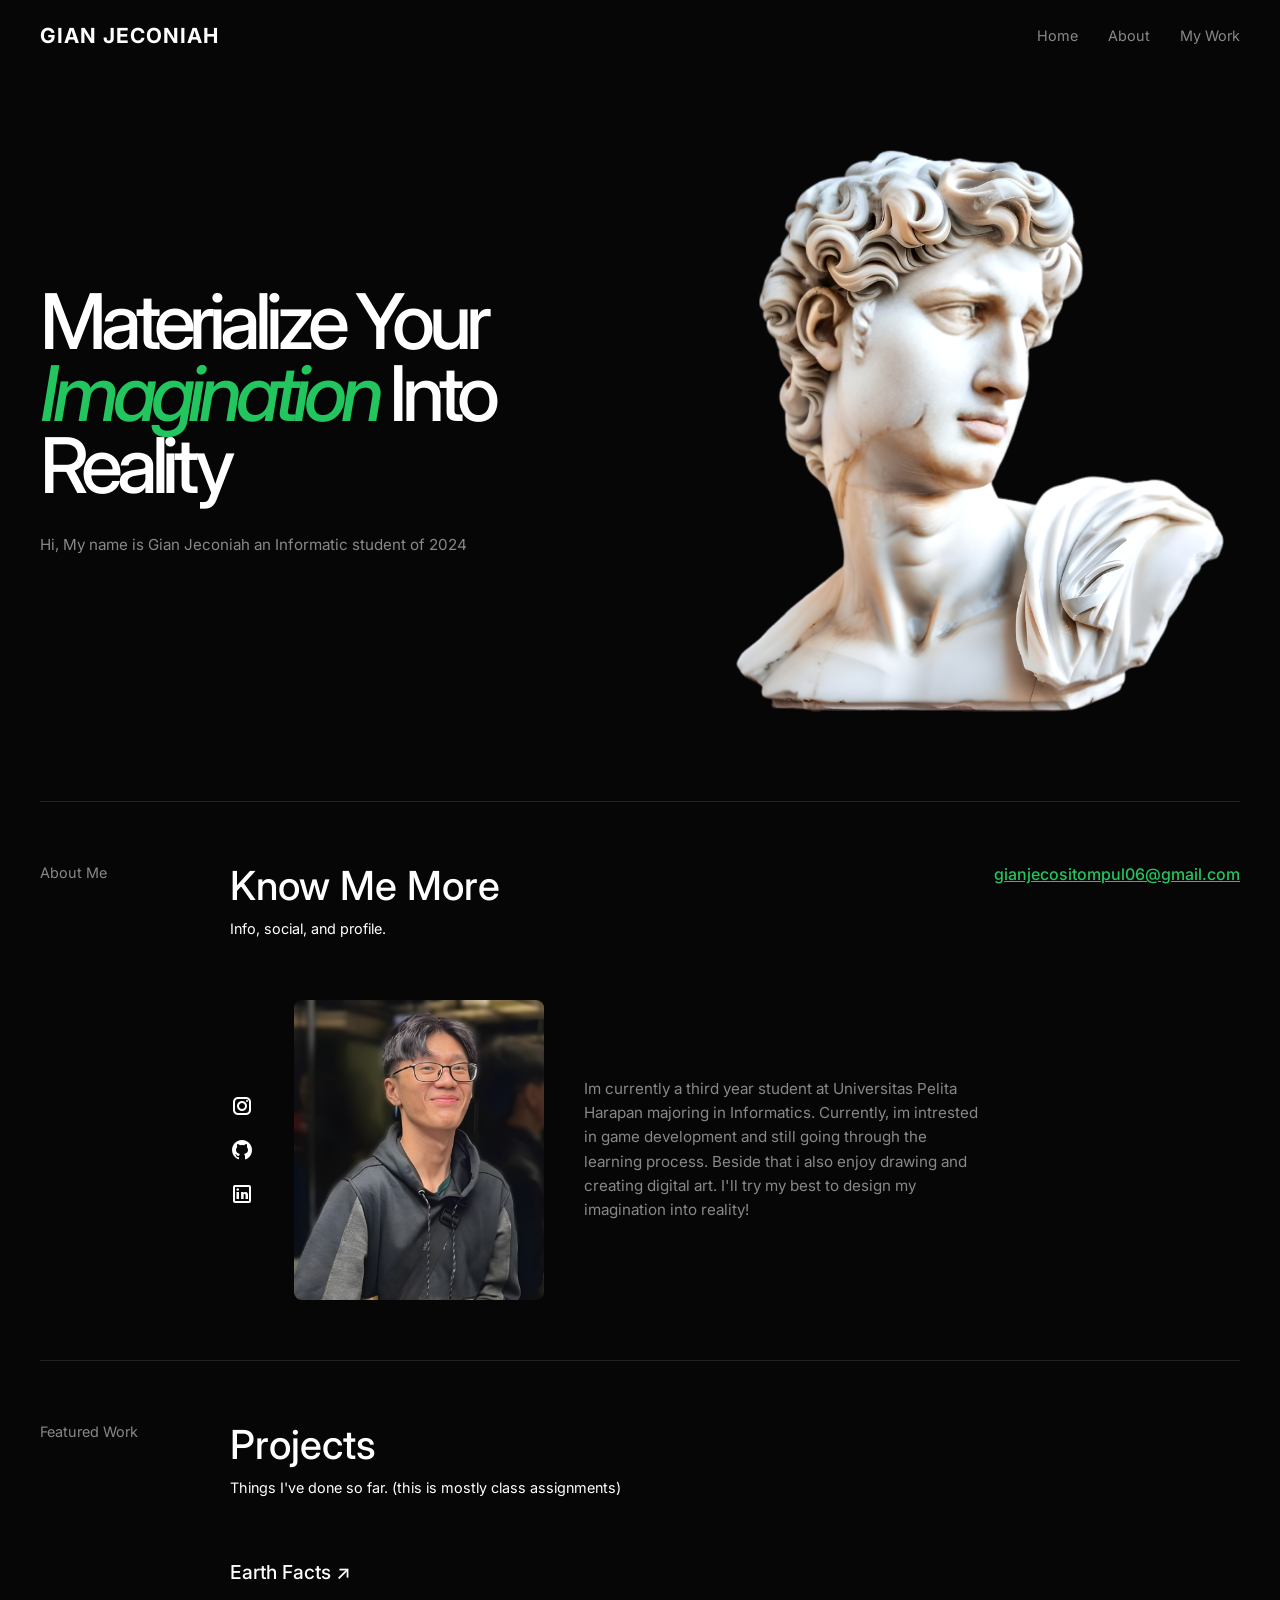
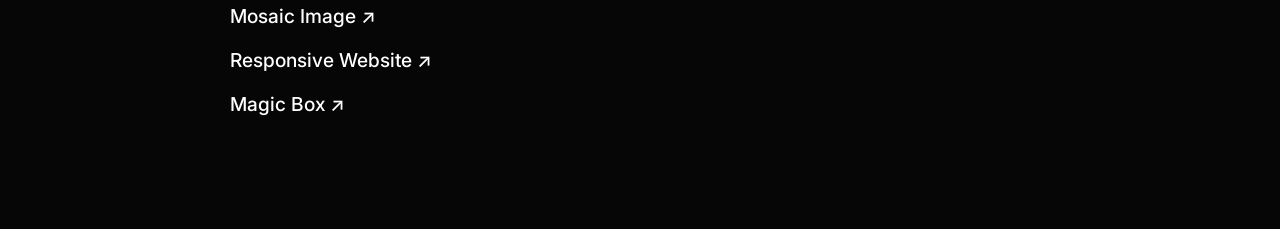
<file: index.html>
<!DOCTYPE html>
<html lang="en">
<head>
    <meta charset="UTF-8">
    <meta name="viewport" content="width=device-width, initial-scale=1.0">
    <title>Gian Jeconiah | My Portfolio</title>
    
    <link rel="stylesheet" href="style.css">
    <script src="script.js" defer></script>

<!-- Fonts -->
    <link rel="preconnect" href="https://fonts.googleapis.com">
    <link rel="preconnect" href="https://fonts.gstatic.com" crossorigin>
    <link href="https://fonts.googleapis.com/css2?family=Inter:wght@300;400;500;600;700&display=swap" rel="stylesheet">
    
</head>
<body>
    <div class="container">

<!-- Header -->
        <header class="header">
            <div class="logo">GIAN JECONIAH</div>
            <nav class="navbar">
                <a href="#home">Home</a>
                <a href="#about">About</a>
                <a href="#my-work">My Work</a>
            </nav>
        </header>

        <main>

<!-- Home -->
            <section class="hero" id="home">
                <div class="hero-content">
                    <h1 class="hero-title">Materialize Your <span class="hero-title-accent">Imagination</span> Into Reality</h1>
                    
                    <div class="hero-bottom-text">
                        <p>Hi, My name is Gian Jeconiah an Informatic student of 2024</p>
                    </div>
                </div>
                
                <div class="hero-visual">
                    <div class="abstract-shape placeholder-img">
                        <img src="resources/greekstatue.png" alt="3D Abstract Image" />
                    </div>
                </div>
            </section>

            <div class="divider"></div>

<!-- About -->
            <section class="about" id="about">
                <div class="section-label">About Me</div>
                <div class="about-content">
                    <div class="about-header">
                        <div class="about-title-group">
                            <h2 class="section-title">Know Me More</h2>
                            <p class="about-subtitle">Info, social, and profile.</p>
                        </div>
                        <a href="mailto:gianjecositompul06@gmail.com" class="accent-text email-link">gianjecositompul06@gmail.com</a>
                    </div>
                    
                    <div class="about-details">
                        <div class="social-links">
                            <a href="https://www.instagram.com/gianjeco/" target="_blank" rel="noopener noreferrer" aria-label="Instagram profile">
                                <img class="social-icon" src="resources/instagram-icon.png" alt="">
                            </a>
                            <a href="https://github.com/GianJeconiah" target="_blank" rel="noopener noreferrer" aria-label="GitHub profile">
                                <img class="social-icon" src="resources/github-icon.png" alt="">
                            </a>
                            <a href="https://www.linkedin.com/in/gian-jeconiah-4915b12b5/" target="_blank" rel="noopener noreferrer" aria-label="LinkedIn profile">
                                <img class="social-icon" src="resources/linkedin-icon.png" alt="">
                            </a>
                        </div>
                        
                        <div class="profile-image">
                            <img src="resources/profilepicture.jpeg" alt="Gian Jeconiah">
                        </div>
                        
                        <div class="profile-bio">
                            <p>Im currently a third year student at Universitas Pelita Harapan majoring in Informatics. Currently, im intrested in game development and still going through the learning process. Beside that i also enjoy drawing and creating digital art. I'll try my best to design my imagination into reality!</p>
                        </div>
                    </div>
                </div>
            </section>

            <div class="divider"></div>

<!-- My Work -->
            <section class="portfolio" id="my-work">
                <div class="section-label">Featured Work</div>
                <div class="portfolio-content">
                    <div class="portfolio-header">
                        <div class="portfolio-title-row">
                            <h2 class="section-title">Projects</h2>
                            <div class="portfolio-desc">
                                <p>Things I've done so far. (this is mostly class assignments)</p>
                            </div>
                        </div>
                    </div>

                    <div class="portfolio-grid">
                        <a class="project-title project-text-link" href="https://gianjeconiah.github.io/WebTugasLab2/" target="_blank" rel="noopener noreferrer">Earth Facts ↗</a>
                        <a class="project-title project-text-link" href="https://gianjeconiah.github.io/WebTugasLab4.1/" target="_blank" rel="noopener noreferrer">Mosaic Image ↗</a>
                        <a class="project-title project-text-link" href="https://gianjeconiah.github.io/WebTugasLab4.2/" target="_blank" rel="noopener noreferrer">Responsive Website ↗</a>
                        <a class="project-title project-text-link" href="https://gianjeconiah.github.io/WebTugasLab5/" target="_blank" rel="noopener noreferrer">Magic Box ↗</a>
                    </div>
                </div>
            </section>
        </main>
    </div>
    <button class="back-to-top" type="button" aria-label="Back to top" title="Back to top">Back to top</button>
</body>
</html>
</file>
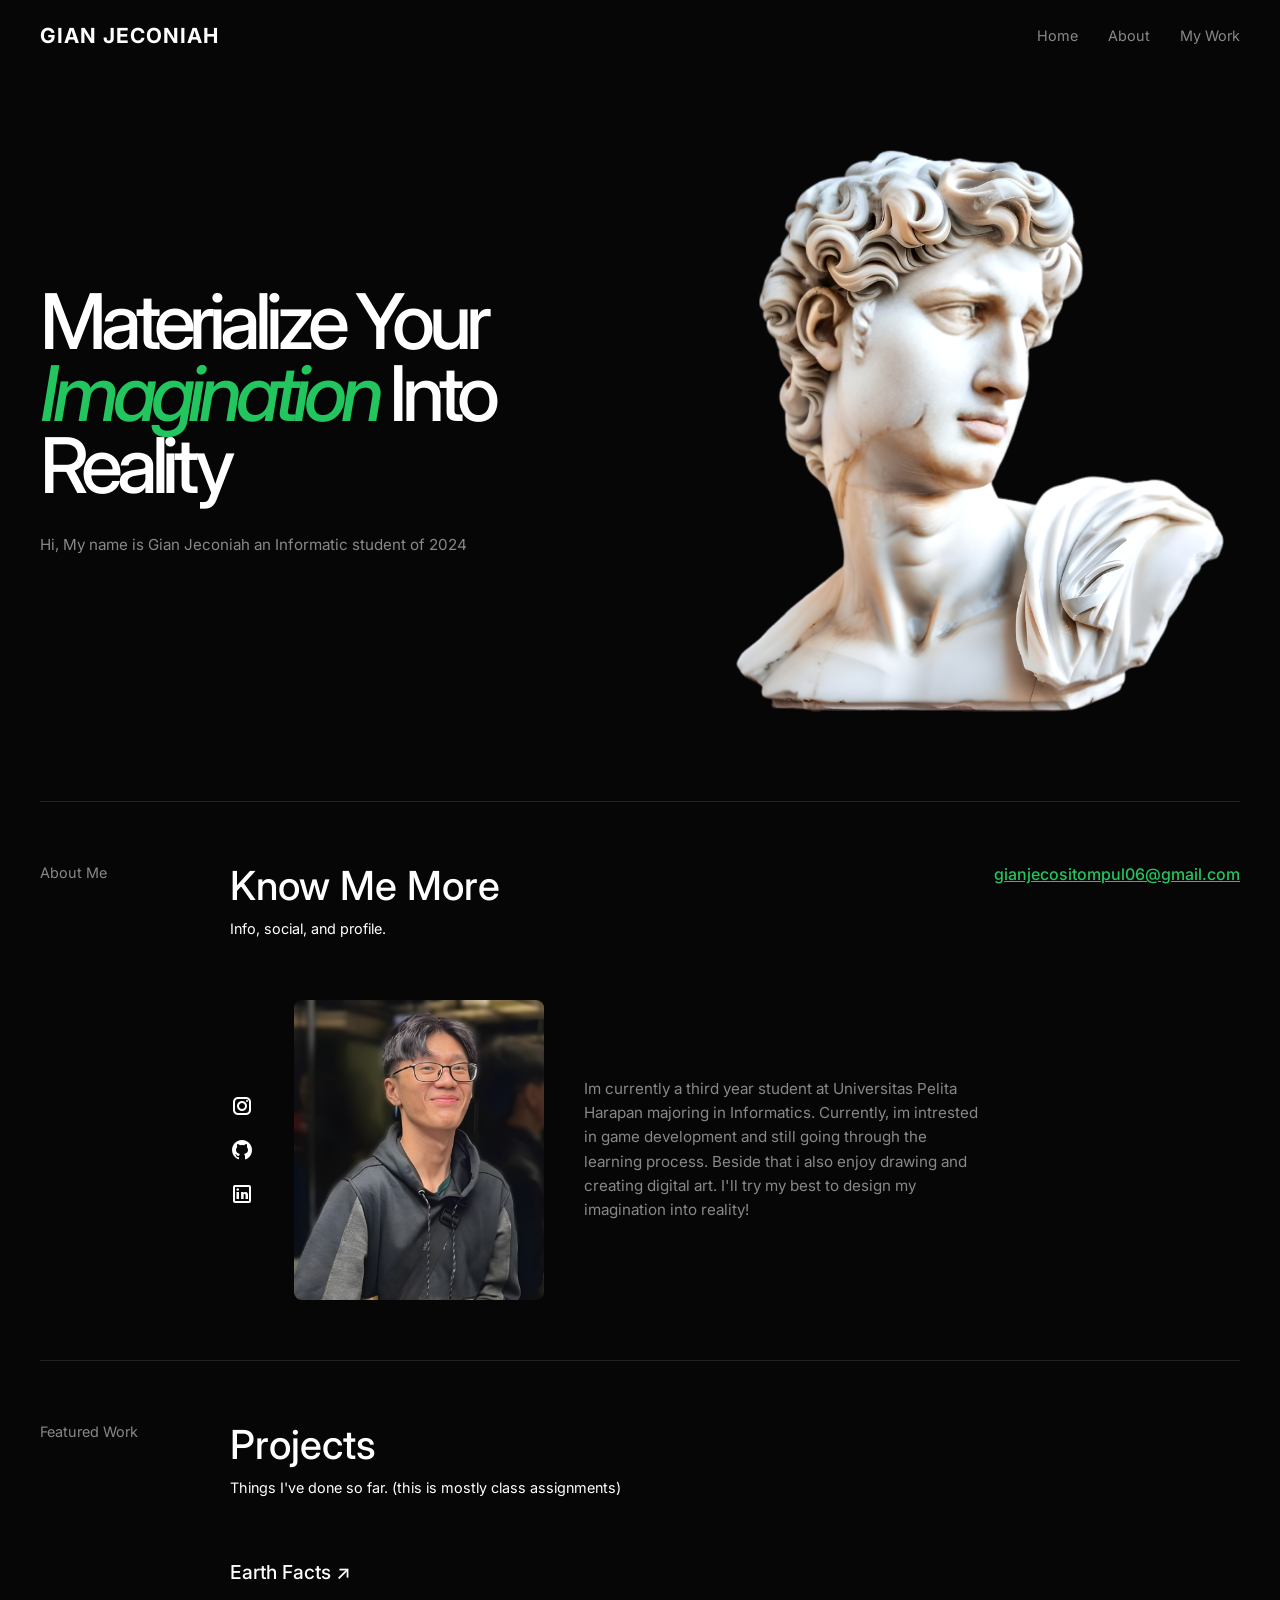
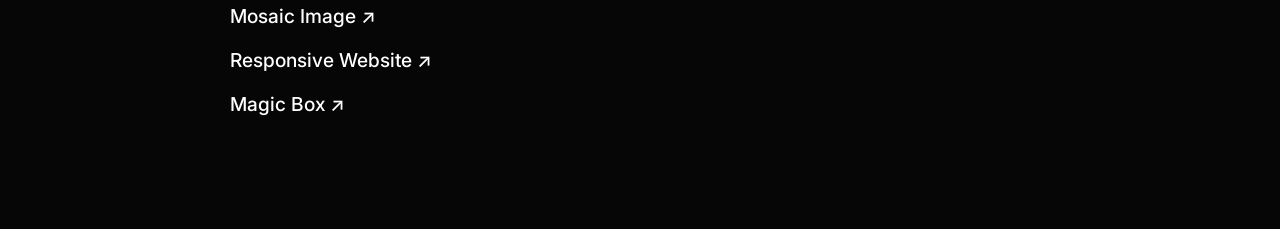
<file: webpage.html>
<!DOCTYPE html>
<html lang="en">
<head>
    <meta charset="UTF-8">
    <meta name="viewport" content="width=device-width, initial-scale=1.0">
    <title>Gian Jeconiah | Product Designer</title>
    <link rel="stylesheet" href="webstyle.css">
    <!-- Google Fonts -->
    <link rel="preconnect" href="https://fonts.googleapis.com">
    <link rel="preconnect" href="https://fonts.gstatic.com" crossorigin>
    <link href="https://fonts.googleapis.com/css2?family=Inter:wght@300;400;500;600;700&display=swap" rel="stylesheet">
    <script src="script.js" defer></script>
</head>
<body>
    <div class="container">

<!-- Header -->
        <header class="header">
            <div class="logo">GIAN JECONIAH</div>
            <nav class="navbar">
                <a href="#home">Home</a>
                <a href="#about">About</a>
                <a href="#my-work">My Work</a>
            </nav>
        </header>

        <main>

<!-- Home -->
            <section class="hero" id="home">
                <div class="hero-content">
                    <h1 class="hero-title">Materialize Your <span class="hero-title-accent">Imagination</span> Into Reality</h1>
                    
                    <div class="hero-bottom-text">
                        <p>Hi, My name is Gian Jeconiah an Informatic student of 2024</p>
                    </div>
                </div>
                
                <div class="hero-visual">
                    <div class="abstract-shape placeholder-img">
                        <img src="resources/greekstatue.png" alt="3D Abstract Image" />
                    </div>
                </div>
            </section>

            <div class="divider"></div>

<!-- About -->
            <section class="about" id="about">
                <div class="section-label">About Me</div>
                <div class="about-content">
                    <div class="about-header">
                        <div class="about-title-group">
                            <h2 class="section-title">Know Me More</h2>
                            <p class="about-subtitle">Info, social, and profile.</p>
                        </div>
                        <a href="mailto:gianjecositompul06@gmail.com" class="accent-text email-link">gianjecositompul06@gmail.com</a>
                    </div>
                    
                    <div class="about-details">
                        <div class="social-links">
                            <a href="https://www.instagram.com/gianjeco/" target="_blank" rel="noopener noreferrer" aria-label="Instagram profile">
                                <img class="social-icon" src="resources/instagram-icon.png" alt="">
                            </a>
                            <a href="https://github.com/GianJeconiah" target="_blank" rel="noopener noreferrer" aria-label="GitHub profile">
                                <img class="social-icon" src="resources/github-icon.png" alt="">
                            </a>
                            <a href="https://www.linkedin.com/in/gian-jeconiah-4915b12b5/" target="_blank" rel="noopener noreferrer" aria-label="LinkedIn profile">
                                <img class="social-icon" src="resources/linkedin-icon.png" alt="">
                            </a>
                        </div>
                        
                        <div class="profile-image">
                            <img src="resources/profilepicture.jpeg" alt="Gian Jeconiah">
                        </div>
                        
                        <div class="profile-bio">
                            <p>Im currently a third year student at Universitas Pelita Harapan majoring in Informatics. Currently, im intrested in game development and still going through the learning process. Beside that i also enjoy drawing and creating digital art. I'll try my best to design my imagination into reality!</p>
                        </div>
                    </div>
                </div>
            </section>

            <div class="divider"></div>

<!-- My Work -->
            <section class="portfolio" id="my-work">
                <div class="section-label">Featured Work</div>
                <div class="portfolio-content">
                    <div class="portfolio-header">
                        <div class="portfolio-title-row">
                            <h2 class="section-title">Projects</h2>
                            <div class="portfolio-desc">
                                <p>Things I've done so far. (this is mostly class assignments)</p>
                            </div>
                        </div>
                    </div>

                    <div class="portfolio-grid">
                        <a class="project-title project-text-link" href="https://gianjeconiah.github.io/WebTugasLab2/" target="_blank" rel="noopener noreferrer">Earth Facts ↗</a>
                        <a class="project-title project-text-link" href="https://gianjeconiah.github.io/WebTugasLab4.1/" target="_blank" rel="noopener noreferrer">Mosaic Image ↗</a>
                        <a class="project-title project-text-link" href="https://gianjeconiah.github.io/WebTugasLab4.2/" target="_blank" rel="noopener noreferrer">Responsive Website ↗</a>
                        <a class="project-title project-text-link" href="https://gianjeconiah.github.io/WebTugasLab5/" target="_blank" rel="noopener noreferrer">Magic Box ↗</a>
                    </div>
                </div>
            </section>
        </main>
    </div>
    <button class="back-to-top" type="button" aria-label="Back to top" title="Back to top">Back to top</button>
</body>
</html>
</file>
<file: style.css>
:root {
    --bg-color: #060606;
    --text-main: #ffffff;
    --text-muted: #888888;
    --accent-green: #22c55e;
    --border-color: #222222;
    --card-bg: #111111;
}

* {
    margin: 0;
    padding: 0;
    box-sizing: border-box;
}

body {
    background-color: var(--bg-color);
    color: var(--text-main);
    font-family: 'Inter', sans-serif;
    line-height: 1.5;
    -webkit-font-smoothing: antialiased;
}

a {
    text-decoration: none;
    color: var(--text-main);
    transition: color 0.3s ease;
}

.accent-text {
    color: var(--accent-green);
    font-weight: 500;
}

.email-link {
    text-decoration: underline;
}

.container {
    max-width: 1400px;
    margin: 0 auto;
    padding: 0 40px;
}

.divider {
    height: 1px;
    background-color: var(--border-color);
    margin: 60px 0;
}

/*Placeholders for missing images*/
.placeholder-img {
    background-color: var(--card-bg);
    display: flex;
    align-items: center;
    justify-content: center;
    border-radius: 8px;
}

/*Header*/
.header {
    display: flex;
    justify-content: space-between;
    align-items: center;
    padding: 20px 0 10px;
}

.logo {
    font-weight: 700;
    font-size: 1.3rem;
    letter-spacing: 1px;
}

.navbar {
    display: flex;
    gap: 30px;
    font-size: 0.9rem;
    color: var(--text-muted);
    margin-left: auto;
    justify-content: flex-end;
    align-items: center;
}

.navbar a {
    color: var(--text-muted);
    font-weight: 400;
}

.navbar a:hover {
    color: var(--text-main);
}

/*Hero Section*/
.hero {
    display: grid;
    grid-template-columns: 1.2fr 0.8fr;
    gap: 40px;
    align-items: center;
    padding-top: 40px;
    min-height: 680px;
}

.hero-content {
    display: flex;
    flex-direction: column;
    justify-content: center;
    padding-right: 20px;
}

.hero-title {
    font-size: clamp(4.2rem, 6vw, 9rem);
    line-height: 0.94;
    font-weight: 500;
    margin-bottom: 32px;
    letter-spacing: -0.08em;
    max-width: 760px;
}

.hero-title-accent {
    display: inline-block;
    color: var(--accent-green);
    font-style: italic;
    transform: perspective(700px) rotateX(var(--tilt-x, 0deg)) rotateY(var(--tilt-y, 0deg));
    transition: transform 300ms ease;
}

.hero-title-accent.is-tilting {
    transition-duration: 80ms;
}

.hero-bottom-text {
    font-size: 0.95rem;
    color: var(--text-muted);
}

.hero-visual {
    display: flex;
    flex-direction: column;
    align-items: center;
    justify-content: center;
    position: relative;
    min-height: 520px;
}

.abstract-shape {
    width: 520px;
    height: 460px;
    background: transparent;
    overflow: visible;
    border-radius: 0;
    display: flex;
    align-items: center;
    justify-content: center;
}

.abstract-shape img {
    width: 120%;
    height: 120%;
    object-fit: contain;
    object-position: center top;
    display: block;
    filter: brightness(1.02) contrast(1.08);
    transform: translateY(10px) scale(1.08);
}

/*Generic Section Layout*/
.section-label {
    font-size: 0.9rem;
    color: var(--text-muted);
    min-width: 150px;
}

.section-title {
    font-size: 2.5rem;
    font-weight: 500;
    line-height: 1.2;
    max-width: 700px;
}

/*About Section*/
.about {
    display: flex;
    gap: 40px;
}

.about-content {
    flex: 1;
}

.about-header {
    display: flex;
    justify-content: space-between;
    align-items: flex-start;
    margin-bottom: 60px;
}

.about-title-group {
    display: flex;
    flex-direction: column;
    align-items: flex-start;
    gap: 8px;
}

.about-subtitle {
    font-size: 0.9rem;
    color: var(--text-main);
}

.about-details {
    display: flex;
    gap: 40px;
    align-items: center;
}

.social-links {
    display: flex;
    flex-direction: column;
    gap: 20px;
    font-size: 0.9rem;
}

.social-links .social-icon {
    display: block;
    width: 24px;
    height: 24px;
    filter: invert(1);
    transition: opacity 0.3s ease;
}

.social-links a:hover .social-icon {
    opacity: 0.7;
}

.profile-image {
    width: 250px;
    height: 300px;
    overflow: hidden;
    border-radius: 8px;
}

.profile-image img {
    width: 100%;
    height: 100%;
    object-fit: cover;
    object-position: center 35%;
    display: block;
}

.profile-bio {
    max-width: 400px;
    font-size: 0.95rem;
    color: var(--text-muted);
    line-height: 1.6;
}

/*Portfolio Section*/
.portfolio {
    display: flex;
    gap: 40px;
    padding-bottom: 100px;
}

.portfolio-content {
    flex: 1;
}

.portfolio-title-row {
    display: flex;
    flex-direction: column;
    align-items: flex-start;
    gap: 8px;
    margin-bottom: 60px;
}

.portfolio-desc {
    max-width: 400px;
}

.portfolio-desc p {
    font-size: 0.9rem;
    color: var(--text-main);
}

.portfolio-grid {
    display: grid;
    grid-template-columns: 1fr;
    gap: 5px;
}

.project-title {
    font-size: 1.2rem;
    font-weight: 500;
    margin-bottom: 10px;
}

.project-text-link:hover {
    color: var(--accent-green);
}

.back-to-top {
    position: fixed;
    left: 50%;
    bottom: 28px;
    z-index: 20;
    padding: 0;
    border: 0;
    background: none;
    color: var(--accent-green);
    font: inherit;
    font-size: 0.9rem;
    text-decoration: underline;
    cursor: pointer;
    opacity: 0;
    visibility: hidden;
    transform: translate(-50%, 8px);
    transition: opacity 0.2s ease, transform 0.2s ease, visibility 0.2s ease;
}

.back-to-top.is-visible {
    opacity: 1;
    visibility: visible;
    transform: translate(-50%, 0);
}

.back-to-top:focus-visible {
    outline: 2px solid var(--text-main);
    outline-offset: 3px;
}

html.has-scroll-reveal .reveal-on-scroll {
    opacity: 0;
    transform: translateY(24px);
    transition: opacity 0.7s ease, transform 0.7s ease;
}

html.has-scroll-reveal .reveal-on-scroll.is-visible {
    opacity: 1;
    transform: translateY(0);
}

@media (prefers-reduced-motion: reduce) {
    .back-to-top {
        transition: none;
    }
}

/*Responsive Adjustments*/
@media (max-width: 1024px) {
    .hero {
        grid-template-columns: 1fr;
    }
    .hero-visual {
        align-items: flex-start;
        margin-top: 40px;
    }
    .about,
    .portfolio {
        flex-direction: column;
        gap: 20px;
    }
    .about-details {
        flex-wrap: wrap;
    }
}

@media (max-width: 768px) {
    .back-to-top {
        bottom: 18px;
    }

    .header {
        flex-direction: column;
        gap: 20px;
    }
    .hero-title {
        font-size: 3rem;
    }
}
</file>
<file: webstyle.css>
:root {
    --bg-color: #060606;
    --text-main: #ffffff;
    --text-muted: #888888;
    --accent-green: #22c55e;
    --border-color: #222222;
    --card-bg: #111111;
}

* {
    margin: 0;
    padding: 0;
    box-sizing: border-box;
}

body {
    background-color: var(--bg-color);
    color: var(--text-main);
    font-family: 'Inter', sans-serif;
    line-height: 1.5;
    -webkit-font-smoothing: antialiased;
}

a {
    text-decoration: none;
    color: var(--text-main);
    transition: color 0.3s ease;
}

.accent-text {
    color: var(--accent-green);
    font-weight: 500;
}

.email-link {
    text-decoration: underline;
}

.container {
    max-width: 1400px;
    margin: 0 auto;
    padding: 0 40px;
}

.divider {
    height: 1px;
    background-color: var(--border-color);
    margin: 60px 0;
}

/*Placeholders for missing images*/
.placeholder-img {
    background-color: var(--card-bg);
    display: flex;
    align-items: center;
    justify-content: center;
    border-radius: 8px;
}

/*Header*/
.header {
    display: flex;
    justify-content: space-between;
    align-items: center;
    padding: 20px 0 10px;
}

.logo {
    font-weight: 700;
    font-size: 1.3rem;
    letter-spacing: 1px;
}

.navbar {
    display: flex;
    gap: 30px;
    font-size: 0.9rem;
    color: var(--text-muted);
    margin-left: auto;
    justify-content: flex-end;
    align-items: center;
}

.navbar a {
    color: var(--text-muted);
    font-weight: 400;
}

.navbar a:hover {
    color: var(--text-main);
}

/*Hero Section*/
.hero {
    display: grid;
    grid-template-columns: 1.2fr 0.8fr;
    gap: 40px;
    align-items: center;
    padding-top: 40px;
    min-height: 680px;
}

.hero-content {
    display: flex;
    flex-direction: column;
    justify-content: center;
    padding-right: 20px;
}

.hero-title {
    font-size: clamp(4.2rem, 6vw, 9rem);
    line-height: 0.94;
    font-weight: 500;
    margin-bottom: 32px;
    letter-spacing: -0.08em;
    max-width: 760px;
}

.hero-title-accent {
    display: inline-block;
    color: var(--accent-green);
    font-style: italic;
    transform: perspective(700px) rotateX(var(--tilt-x, 0deg)) rotateY(var(--tilt-y, 0deg));
    transition: transform 300ms ease;
}

.hero-title-accent.is-tilting {
    transition-duration: 80ms;
}

.connect-link {
    font-size: 1.1rem;
    margin-bottom: 70px;
    display: inline-block;
    width: fit-content;
}

.hero-bottom-text {
    font-size: 0.95rem;
    color: var(--text-muted);
}

.hero-visual {
    display: flex;
    flex-direction: column;
    align-items: center;
    justify-content: center;
    position: relative;
    min-height: 520px;
}

.abstract-shape {
    width: 520px;
    height: 460px;
    background: transparent;
    overflow: visible;
    border-radius: 0;
    display: flex;
    align-items: center;
    justify-content: center;
}

.abstract-shape img {
    width: 120%;
    height: 120%;
    object-fit: contain;
    object-position: center top;
    display: block;
    filter: brightness(1.02) contrast(1.08);
    transform: translateY(10px) scale(1.08);
}

/*Generic Section Layout*/
.section-label {
    font-size: 0.9rem;
    color: var(--text-muted);
    min-width: 150px;
}

.section-title {
    font-size: 2.5rem;
    font-weight: 500;
    line-height: 1.2;
    max-width: 700px;
}

/*About Section*/
.about {
    display: flex;
    gap: 40px;
}

.about-content {
    flex: 1;
}

.about-header {
    display: flex;
    justify-content: space-between;
    align-items: flex-start;
    margin-bottom: 60px;
}

.about-title-group {
    display: flex;
    flex-direction: column;
    align-items: flex-start;
    gap: 8px;
}

.about-subtitle {
    font-size: 0.9rem;
    color: var(--text-main);
}

.about-details {
    display: flex;
    gap: 40px;
    align-items: center;
}

.social-links {
    display: flex;
    flex-direction: column;
    gap: 20px;
    font-size: 0.9rem;
}

.social-links a:hover {
    color: var(--accent-green);
}

.social-links .social-icon {
    display: block;
    width: 24px;
    height: 24px;
    filter: invert(1);
    transition: opacity 0.3s ease;
}

.social-links a:hover .social-icon {
    opacity: 0.7;
}

.profile-image {
    width: 250px;
    height: 300px;
    overflow: hidden;
    border-radius: 8px;
}

.profile-image img {
    width: 100%;
    height: 100%;
    object-fit: cover;
    object-position: center 35%;
    display: block;
}

.profile-bio {
    max-width: 400px;
    font-size: 0.95rem;
    color: var(--text-muted);
    line-height: 1.6;
}

/*Portfolio Section*/
.portfolio {
    display: flex;
    gap: 40px;
    padding-bottom: 100px;
}

.portfolio-content {
    flex: 1;
}

.portfolio-title-row {
    display: flex;
    flex-direction: column;
    align-items: flex-start;
    gap: 8px;
    margin-bottom: 60px;
}

.portfolio-desc {
    max-width: 400px;
}

.portfolio-desc p {
    font-size: 0.9rem;
    color: var(--text-main);
}

.portfolio-grid {
    display: grid;
    grid-template-columns: 1fr;
    gap: 5px;
}

.project-title {
    font-size: 1.2rem;
    font-weight: 500;
    margin-bottom: 10px;
}

.project-text-link:hover {
    color: var(--accent-green);
}

.project-tags {
    display: flex;
    gap: 15px;
    font-size: 0.85rem;
    color: var(--text-muted);
}

.back-to-top {
    position: fixed;
    left: 50%;
    bottom: 28px;
    z-index: 20;
    padding: 0;
    border: 0;
    background: none;
    color: var(--accent-green);
    font: inherit;
    font-size: 0.9rem;
    text-decoration: underline;
    cursor: pointer;
    opacity: 0;
    visibility: hidden;
    transform: translate(-50%, 8px);
    transition: opacity 0.2s ease, transform 0.2s ease, visibility 0.2s ease;
}

.back-to-top.is-visible {
    opacity: 1;
    visibility: visible;
    transform: translate(-50%, 0);
}

.back-to-top:focus-visible {
    outline: 2px solid var(--text-main);
    outline-offset: 3px;
}

html.has-scroll-reveal .reveal-on-scroll {
    opacity: 0;
    transform: translateY(24px);
    transition: opacity 0.7s ease, transform 0.7s ease;
}

html.has-scroll-reveal .reveal-on-scroll.is-visible {
    opacity: 1;
    transform: translateY(0);
}

@media (prefers-reduced-motion: reduce) {
    .back-to-top {
        transition: none;
    }
}

/*Responsive Adjustments*/
@media (max-width: 1024px) {
    .hero {
        grid-template-columns: 1fr;
    }
    .hero-visual {
        align-items: flex-start;
        margin-top: 40px;
    }
    .about,
    .portfolio {
        flex-direction: column;
        gap: 20px;
    }
    .about-details {
        flex-wrap: wrap;
    }
}

@media (max-width: 768px) {
    .back-to-top {
        bottom: 18px;
    }

    .header {
        flex-direction: column;
        gap: 20px;
    }
    .hero-title {
        font-size: 3rem;
    }
}
</file>
